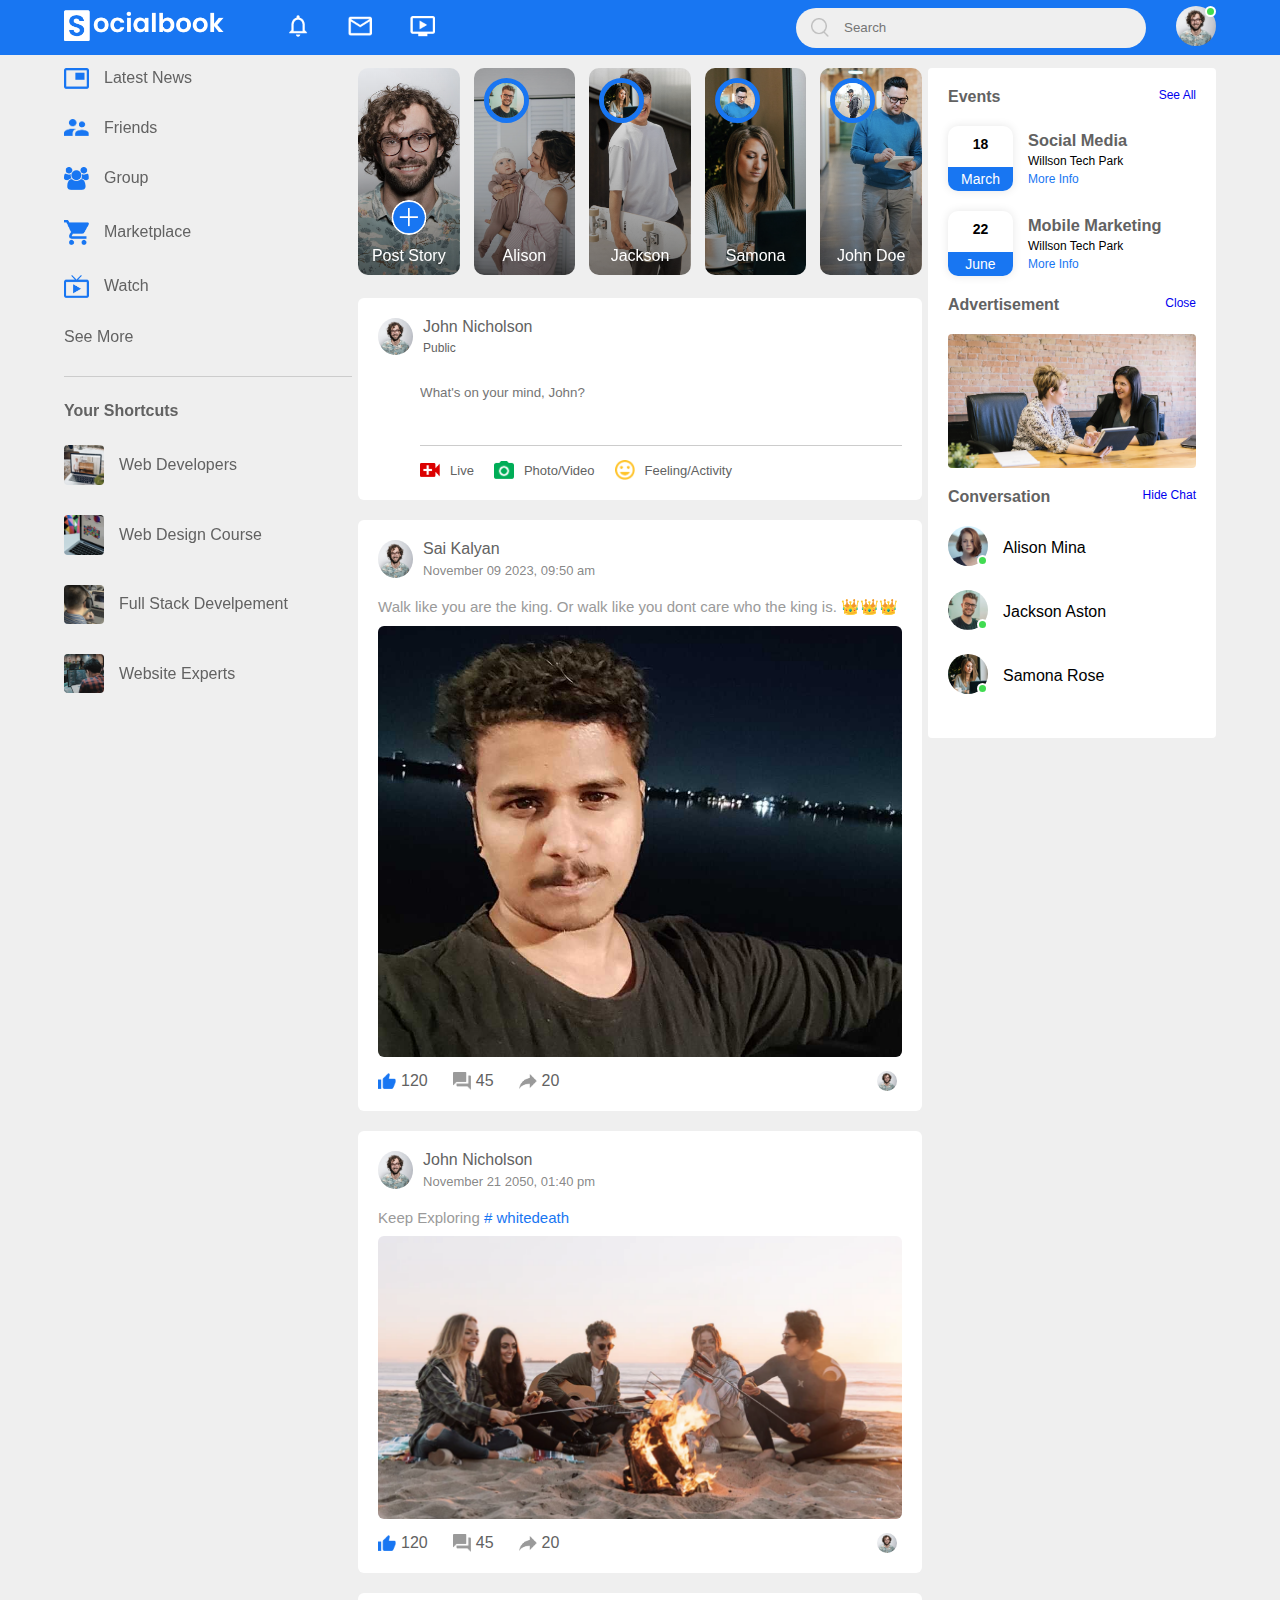
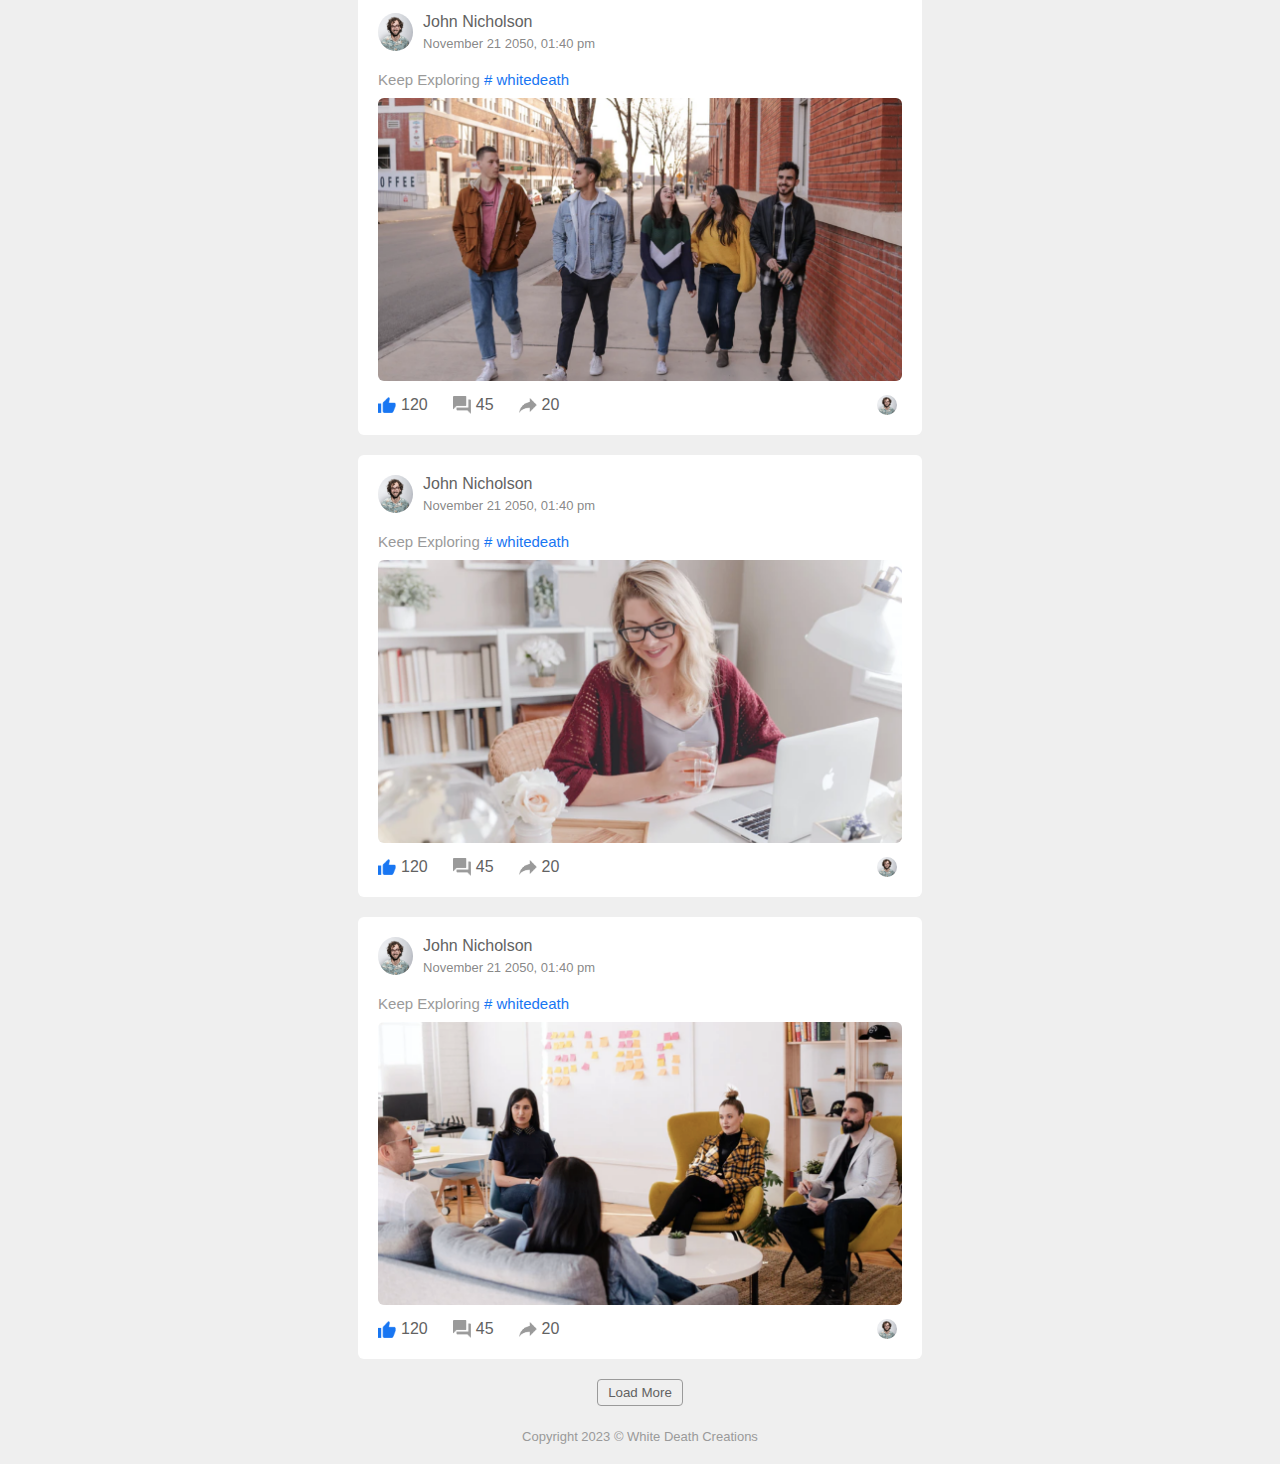
<file: index.html>
<!DOCTYPE html>
<html lang="en">

<head>
  <meta charset="UTF-8" />
  <meta name="viewport" content="width=device-width, initial-scale=1.0" />
  <title>Socialbook - Share your thoughts with the world</title>
  <link rel="stylesheet" href="https://cdnjs.cloudflare.com/ajax/libs/font-awesome/6.4.2/css/all.min.css"
    integrity="sha512-z3gLpd7yknf1YoNbCzqRKc4qyor8gaKU1qmn+CShxbuBusANI9QpRohGBreCFkKxLhei6S9CQXFEbbKuqLg0DA=="
    crossorigin="anonymous" referrerpolicy="no-referrer" />
  <link rel="stylesheet" href="style.css" />
</head>

<body>
  <nav>
    <div class="nav-left">
      <a href="index.html">
        <img class="main-logo" src="./Images/logo.png" alt="Logo" />
      </a>
      <ul>
        <li><img src="./Images/notification.png" alt="notification" /></li>
        <li><img src="./Images/inbox.png" alt="inbox" /></li>
        <li><img src="./Images/video.png" alt="video" /></li>
      </ul>
    </div>
    <div class="nav-right">
      <div class="search-box">
        <img src="./Images/search.png" alt="serach-box" />
        <input type="text" placeholder="Search" />
      </div>
      <a href="profile.html">
        <div class="nav-user-icon online">
          <img src="./Images/profile-pic.png" alt="profile-pic" />
        </div>
      </a>
    </div>
    <!-- ............................settings-menu............................ -->
    <div class="settings-menu">
      <div id="theme-toggle">
        <span></span>
      </div>
      <div class="settings-menu-inner">
        <div class="user-profile">
          <img src="./Images/profile-pic.png" alt="profile-pic" />
          <div>
            <p>John Nicholson</p>
            <a href="#">See Your Profile</a>
          </div>
        </div>
        <hr>
        <div class="user-profile">
          <img src="./Images/feedback.png" alt="profile-pic" />
          <div>
            <p>Give Feedback</p>
            <a href="#">Help us improve the new design</a>
          </div>
        </div>
        <hr>
        <div class="settings-links">
          <img src="./Images/setting.png" alt="">
          <a href="#">Settings & Privacy <img src="./Images/arrow.png" alt=""></a>
        </div>
        <div class="settings-links">
          <img src="./Images/help.png" alt="">
          <a href="#">Help & Support <img src="./Images/arrow.png" alt=""></a>
        </div>
        <div class="settings-links">
          <img src="./Images/display.png" alt="">
          <a href="#">Display & Accessibility <img src="./Images/arrow.png" alt=""></a>
        </div>
        <div class="settings-links">
          <img src="./Images/logout.png" alt="">
          <a href="#">Logout <img src="./Images/arrow.png" alt=""></a>
        </div>
      </div>
    </div>

  </nav>

  <main>
    <div class="container">
      <!-- ............................Left Sidebar............................ -->
      <div class="left-sidebar">
        <div class="imp-links">
          <a href="#"><img src="./Images/news.png" alt="news" />Latest News</a>
          <a href="#"><img src="./Images/friends.png" alt="friends" />Friends</a>
          <a href="#"><img src="./Images/group.png" alt="group" />Group</a>
          <a href="#"><img src="./Images/marketplace.png" alt="marketplace" />Marketplace</a>
          <a href="#"><img src="./Images/watch.png" alt="watch" />Watch</a>
          <a href="#">See More</a>
        </div>
        <div class="shortcut-links">
          <p>Your Shortcuts</p>
          <a href="#"><img src="./Images/shortcut-1.png" alt="shortcut-1" />Web
            Developers</a>
          <a href="#"><img src="./Images/shortcut-2.png" alt="shortcut-2" />Web Design
            Course</a>
          <a href="#"><img src="./Images/shortcut-3.png" alt="shortcut-3" />Full Stack
            Develpement</a>
          <a href="#"><img src="./Images/shortcut-4.png" alt="shortcut-4" />Website
            Experts</a>
        </div>
      </div>
      <!-- ............................Main Content............................ -->
      <div class="main-content">
        <div class="story-gallery">
          <div class="story story1">
            <img src="./Images/upload.png" alt="upload" />
            <p>Post Story</p>
          </div>
          <div class="story story2">
            <img src="./Images/member-2.png" alt="member-2" />
            <p>Alison</p>
          </div>
          <div class="story story3">
            <img src="./Images/member-3.png" alt="member-3" />
            <p>Jackson</p>
          </div>
          <div class="story story4">
            <img src="./Images/member-4.png" alt="member-4" />
            <p>Samona</p>
          </div>
          <div class="story story5">
            <img src="./Images/member-5.png" alt="member-5" />
            <p>John Doe</p>
          </div>
        </div>
        <div class="write-post-container">
          <div class="user-profile">
            <img src="./Images/profile-pic.png" alt="profile-pic" />
            <div>
              <p>John Nicholson</p>
              <small>Public <i class="fa-solid fa-caret-down"></i></small>
            </div>
          </div>
          <div class="input-Write-post">
            <textarea rows="4" placeholder="What's on your mind, John?"></textarea>

            <div class="links-write-post">
              <a href="#"><img src="./Images/live-video.png" alt="live-video" />Live</a>
              <a href="#"><img src="./Images/photo.png" alt="photo" />Photo/Video</a>
              <a href="#"><img src="./Images/feeling.png" alt="feeling" />Feeling/Activity</a>
            </div>
          </div>
        </div>

        <div class="post-container">
          <div class="post-top-row">
            <div class="user-profile">
              <img src="./Images/profile-pic.png" alt="profile-pic" />
              <div>
                <p>Sai Kalyan</p>
                <span>November 09 2023, 09:50 am</span>
              </div>
            </div>
            <div class="post-menu"><i class="fa-solid fa-ellipsis-vertical"></i></div>
          </div>
          <p class="post-description">
            Walk like you are the king. Or walk like you dont care who the king is. 👑👑👑
          </p>
          <img src="./Images/Sai Kalyan.jpg" alt="feed-image-1" class="post-img" />
          <div class="post-bottom-row">
            <div class="activity-section">
              <div>
                <img src="./Images/like-blue.png" alt="like-blue" />120
              </div>
              <div><img src="./Images/comments.png" alt="comments" />45</div>
              <div><img src="./Images/share.png" alt="share" />20</div>
            </div>
            <div class="user-profile-icon">
              <img src="./Images/profile-pic.png" alt="profile-pic" />
              <i class="fa-solid fa-caret-down"></i>
            </div>
          </div>
        </div>

        <div class="post-container">
          <div class="post-top-row">
            <div class="user-profile">
              <img src="./Images/profile-pic.png" alt="profile-pic" />
              <div>
                <p>John Nicholson</p>
                <span>November 21 2050, 01:40 pm</span>
              </div>
            </div>
            <div class="post-menu"><i class="fa-solid fa-ellipsis-vertical"></i></div>
          </div>
          <p class="post-description">
            Keep Exploring <a href="#"># whitedeath</a>
          </p>
          <img src="./Images/feed-image-2.png" alt="feed-image-1" class="post-img" />
          <div class="post-bottom-row">
            <div class="activity-section">
              <div>
                <img src="./Images/like-blue.png" alt="like-blue" />120
              </div>
              <div><img src="./Images/comments.png" alt="comments" />45</div>
              <div><img src="./Images/share.png" alt="share" />20</div>
            </div>
            <div class="user-profile-icon">
              <img src="./Images/profile-pic.png" alt="profile-pic" />
              <i class="fa-solid fa-caret-down"></i>
            </div>
          </div>
        </div>

        <div class="post-container">
          <div class="post-top-row">
            <div class="user-profile">
              <img src="./Images/profile-pic.png" alt="profile-pic" />
              <div>
                <p>John Nicholson</p>
                <span>November 21 2050, 01:40 pm</span>
              </div>
            </div>
            <div class="post-menu"><i class="fa-solid fa-ellipsis-vertical"></i></div>
          </div>
          <p class="post-description">
            Keep Exploring <a href="#"># whitedeath</a>
          </p>
          <img src="./Images/feed-image-3.png" alt="feed-image-1" class="post-img" />
          <div class="post-bottom-row">
            <div class="activity-section">
              <div>
                <img src="./Images/like-blue.png" alt="like-blue" />120
              </div>
              <div><img src="./Images/comments.png" alt="comments" />45</div>
              <div><img src="./Images/share.png" alt="share" />20</div>
            </div>
            <div class="user-profile-icon">
              <img src="./Images/profile-pic.png" alt="profile-pic" />
              <i class="fa-solid fa-caret-down"></i>
            </div>
          </div>
        </div>

        <div class="post-container">
          <div class="post-top-row">
            <div class="user-profile">
              <img src="./Images/profile-pic.png" alt="profile-pic" />
              <div>
                <p>John Nicholson</p>
                <span>November 21 2050, 01:40 pm</span>
              </div>
            </div>
            <div class="post-menu"><i class="fa-solid fa-ellipsis-vertical"></i></div>
          </div>
          <p class="post-description">
            Keep Exploring <a href="#"># whitedeath</a>
          </p>
          <img src="./Images/feed-image-4.png" alt="feed-image-1" class="post-img" />
          <div class="post-bottom-row">
            <div class="activity-section">
              <div>
                <img src="./Images/like-blue.png" alt="like-blue" />120
              </div>
              <div><img src="./Images/comments.png" alt="comments" />45</div>
              <div><img src="./Images/share.png" alt="share" />20</div>
            </div>
            <div class="user-profile-icon">
              <img src="./Images/profile-pic.png" alt="profile-pic" />
              <i class="fa-solid fa-caret-down"></i>
            </div>
          </div>
        </div>

        <div class="post-container">
          <div class="post-top-row">
            <div class="user-profile">
              <img src="./Images/profile-pic.png" alt="profile-pic" />
              <div>
                <p>John Nicholson</p>
                <span>November 21 2050, 01:40 pm</span>
              </div>
            </div>
            <div class="post-menu"><i class="fa-solid fa-ellipsis-vertical"></i></div>
          </div>
          <p class="post-description">
            Keep Exploring <a href="#"># whitedeath</a>
          </p>
          <img src="./Images/feed-image-5.png" alt="feed-image-1" class="post-img" />
          <div class="post-bottom-row">
            <div class="activity-section">
              <div>
                <img src="./Images/like-blue.png" alt="like-blue" />120
              </div>
              <div><img src="./Images/comments.png" alt="comments" />45</div>
              <div><img src="./Images/share.png" alt="share" />20</div>
            </div>
            <div class="user-profile-icon">
              <img src="./Images/profile-pic.png" alt="profile-pic" />
              <i class="fa-solid fa-caret-down"></i>
            </div>
          </div>
        </div>

        <button class="load-more-btn">Load More</button>
      </div>
      <!-- ............................Right Sidebar............................ -->
      <div class="right-sidebar">
        <div class="sidebar-title">
          <h4>Events</h4>
          <a href="#">See All</a>
        </div>
        <div class="event">
          <div class="event-left">
            <h4>18</h4>
            <span>March</span>
          </div>
          <div class="event-right">
            <h3>Social Media</h3>
            <p><i class="fa-solid fa-location-dot"></i> Willson Tech Park</p>
            <a href="#">More Info</a>
          </div>
        </div>
        <div class="event">
          <div class="event-left">
            <h4>22</h4>
            <span>June</span>
          </div>
          <div class="event-right">
            <h3>Mobile Marketing</h3>
            <p><i class="fa-solid fa-location-dot"></i> Willson Tech Park</p>
            <a href="#">More Info</a>
          </div>
        </div>
        <div class="sidebar-title">
          <h4>Advertisement</h4>
          <a href="#">Close</a>
        </div>
        <img src="./Images/advertisement.png" alt="advertisement" class="sidebar-ads" />
        <div class="sidebar-title">
          <h4>Conversation</h4>
          <a href="#">Hide Chat</a>
        </div>
        <div class="online-list">
          <div class="online">
            <img src="./Images/member-1.png" alt="member-1" />
          </div>
          <p>Alison Mina</p>
        </div>
        <div class="online-list">
          <div class="online">
            <img src="./Images/member-2.png" alt="member-2" />
          </div>
          <p>Jackson Aston</p>
        </div>
        <div class="online-list">
          <div class="online">
            <img src="./Images/member-3.png" alt="member-3" />
          </div>
          <p>Samona Rose</p>
        </div>
      </div>
    </div>
    <p class="footer">Copyright 2023 &copy; White Death Creations</p>
  </main>
</body>

</html>
</file>
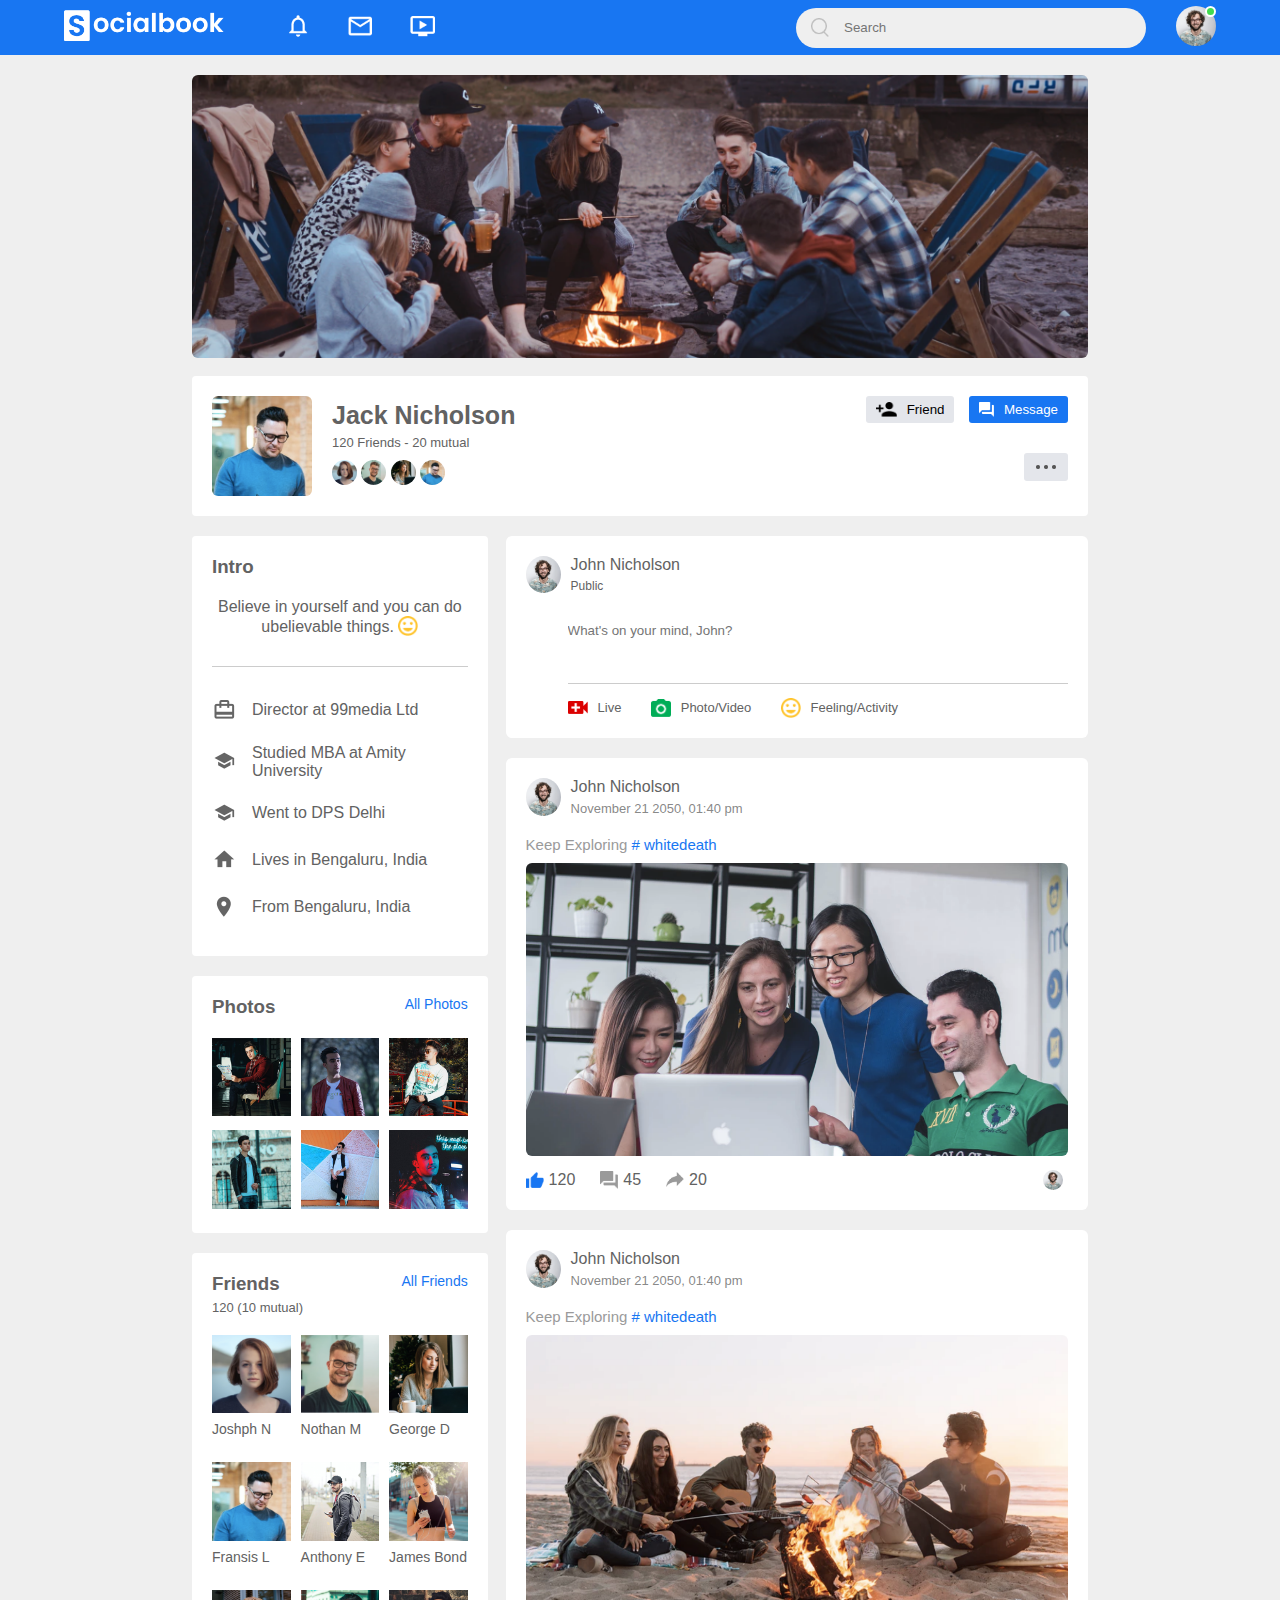
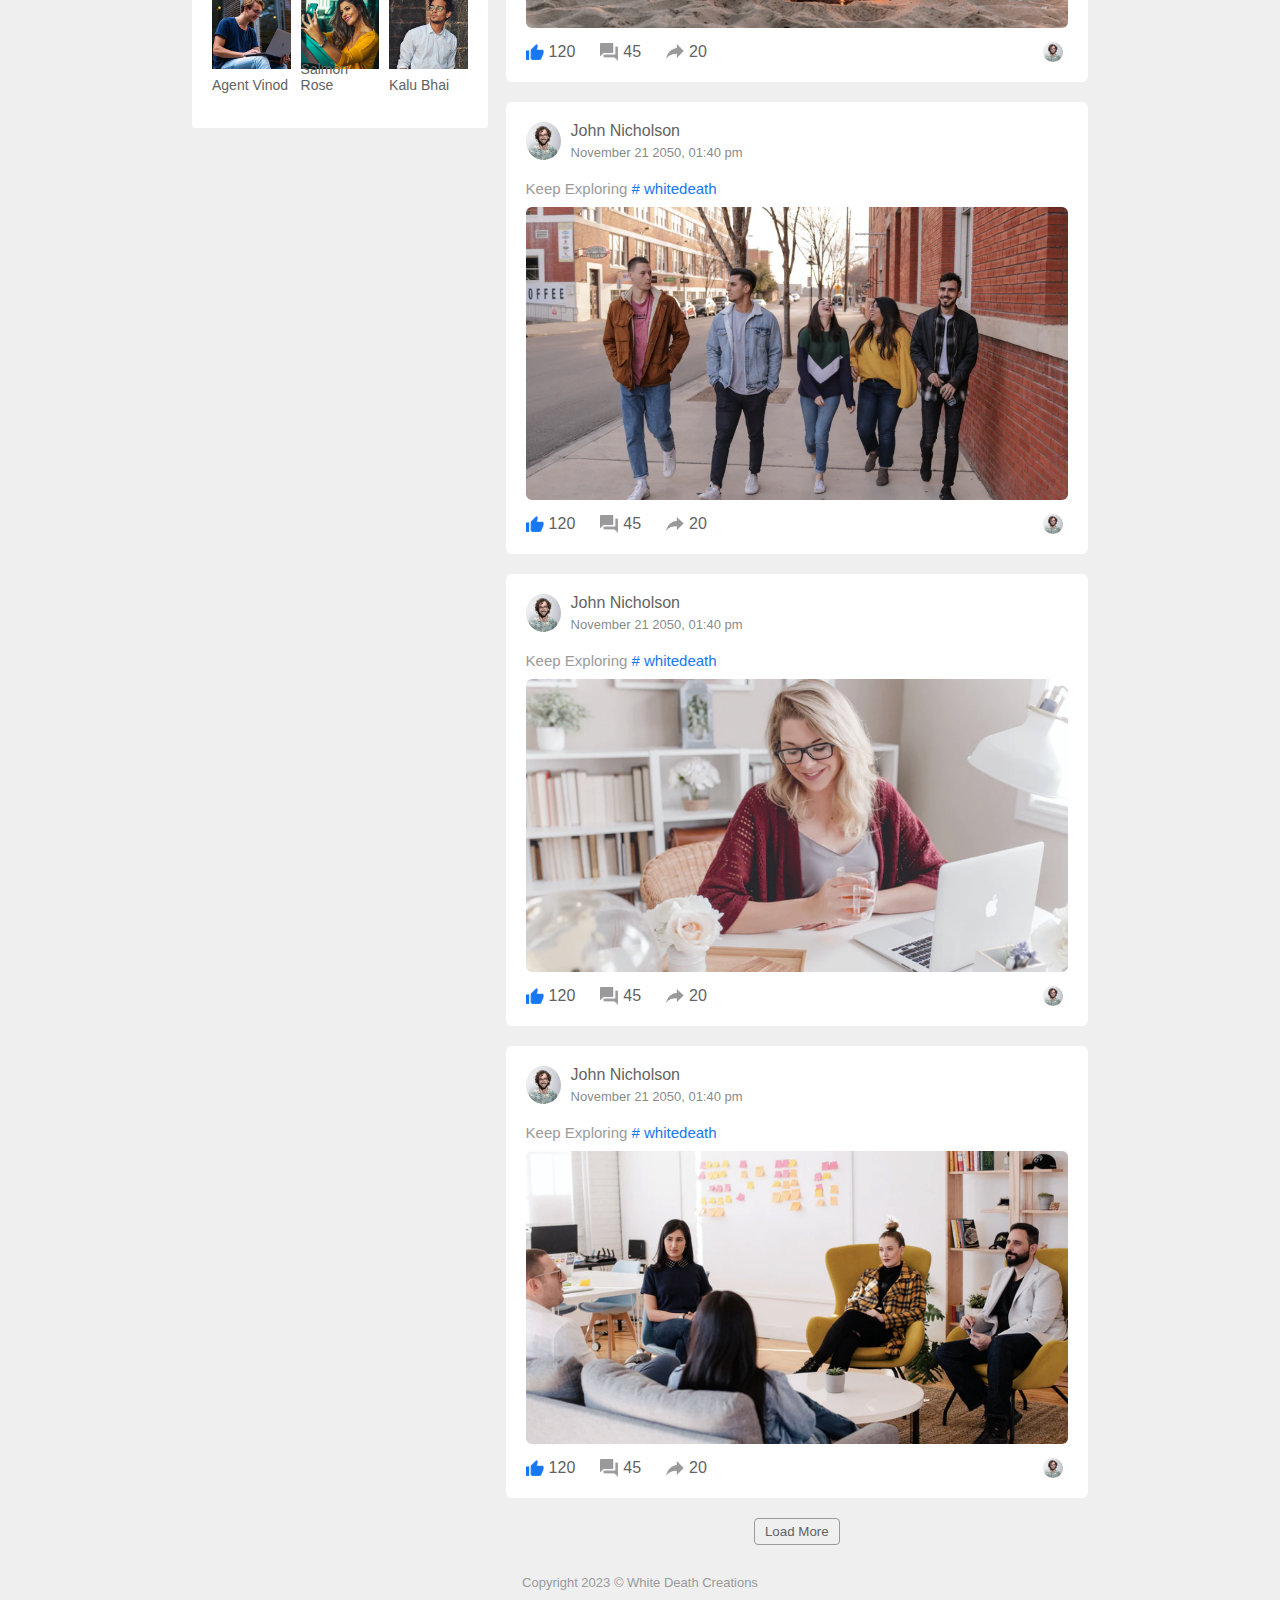
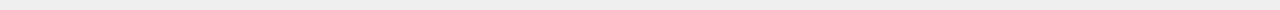
<file: profile.html>
<!DOCTYPE html>
<html lang="en">

<head>
    <meta charset="UTF-8" />
    <meta name="viewport" content="width=device-width, initial-scale=1.0" />
    <title>Socialbook - Share your thoughts with the world</title>
    <link rel="stylesheet" href="https://cdnjs.cloudflare.com/ajax/libs/font-awesome/6.4.2/css/all.min.css"
        integrity="sha512-z3gLpd7yknf1YoNbCzqRKc4qyor8gaKU1qmn+CShxbuBusANI9QpRohGBreCFkKxLhei6S9CQXFEbbKuqLg0DA=="
        crossorigin="anonymous" referrerpolicy="no-referrer" />
    <link rel="stylesheet" href="style.css" />
</head>

<body>
    <nav>
        <div class="nav-left">
            <a href="index.html">
                <img class="main-logo" src="./Images/logo.png" alt="Logo" />
            </a>
            <ul>
                <li><img src="./Images/notification.png" alt="notification" /></li>
                <li><img src="./Images/inbox.png" alt="inbox" /></li>
                <li><img src="./Images/video.png" alt="video" /></li>
            </ul>
        </div>
        <div class="nav-right">
            <div class="search-box">
                <img src="./Images/search.png" alt="serach-box" />
                <input type="text" placeholder="Search" />
            </div>
            <a href="profile.html">
                <div class="nav-user-icon online">
                    <img src="./Images/profile-pic.png" alt="profile-pic" />
                </div>
            </a>
        </div>
        <!-- ............................settings-menu............................ -->
        <div class="settings-menu">
            <div id="theme-toggle">
                <span></span>
            </div>
            <div class="settings-menu-inner">
                <div class="user-profile">
                    <img src="./Images/profile-pic.png" alt="profile-pic" />
                    <div>
                        <p>John Nicholson</p>
                        <a href="#">See Your Profile</a>
                    </div>
                </div>
                <hr>
                <div class="user-profile">
                    <img src="./Images/feedback.png" alt="profile-pic" />
                    <div>
                        <p>Give Feedback</p>
                        <a href="#">Help us improve the new design</a>
                    </div>
                </div>
                <hr>
                <div class="settings-links">
                    <img src="./Images/setting.png" alt="">
                    <a href="#">Settings & Privacy <img src="./Images/arrow.png" alt=""></a>
                </div>
                <div class="settings-links">
                    <img src="./Images/help.png" alt="">
                    <a href="#">Help & Support <img src="./Images/arrow.png" alt=""></a>
                </div>
                <div class="settings-links">
                    <img src="./Images/display.png" alt="">
                    <a href="#">Display & Accessibility <img src="./Images/arrow.png" alt=""></a>
                </div>
                <div class="settings-links">
                    <img src="./Images/logout.png" alt="">
                    <a href="#">Logout <img src="./Images/arrow.png" alt=""></a>
                </div>
            </div>
        </div>

    </nav>

    <main>

        <!-- ------------------------------Profile Page------------------------------ -->

        <div class="profile-container">
            <img src="./Images/cover.png" alt="" class="cover-img">
            <div class="profile-details">
                <div class="pd-left">
                    <img src="./Images/profile.png" alt="" class="pd-left-img">
                    <div>
                        <h2>Jack Nicholson</h2>
                        <p>120 Friends - 20 mutual</p>
                        <img src="./Images/member-1.png" alt="">
                        <img src="./Images/member-2.png" alt="">
                        <img src="./Images/member-3.png" alt="">
                        <img src="./Images/member-4.png" alt="">
                    </div>
                </div>
                <div class="pd-right">
                    <button><img src="./Images/add-friends.png" alt="">Friend</button>
                    <button><img src="./Images/message.png" alt="">Message</button>
                    <br>
                    <a href="#"><img src="./Images/more.png" alt=""></a>
                </div>
            </div>
            <div class="profile-info">
                <div class="pi-left-col">
                    <div class="profile-intro">
                        <h3>Intro</h3>
                        <p>Believe in yourself and you can do ubelievable things. <img src="./Images/feeling.png"
                                alt=""></p>
                        <hr>
                        <div>
                            <p><img src="./Images/profile-job.png" alt="">Director at 99media Ltd</p>
                            <p><img src="./Images/profile-study.png" alt="">Studied MBA at Amity University</p>
                            <p><img src="./Images/profile-study.png" alt="">Went to DPS Delhi</p>
                            <p><img src="./Images/profile-home.png" alt="">Lives in Bengaluru, India</p>
                            <p><img src="./Images/profile-location.png" alt="">From Bengaluru, India</p>
                        </div>
                    </div>
                    <div class="profile-intro">
                        <div class="profile-intro-1st-ln">
                            <h3>Photos</h3>
                            <a href="#">All Photos</a>
                        </div>
                        <div class="photo-gallery">
                            <div><img src="./Images/photo1.png" alt=""></div>
                            <div><img src="./Images/photo2.png" alt=""></div>
                            <div><img src="./Images/photo3.png" alt=""></div>
                            <div><img src="./Images/photo4.png" alt=""></div>
                            <div><img src="./Images/photo5.png" alt=""></div>
                            <div><img src="./Images/photo6.png" alt=""></div>
                        </div>
                    </div>
                    <div class="profile-intro">
                        <div class="profile-intro-1st-ln">
                            <h3>Friends</h3>
                            <a href="#">All Friends</a>
                        </div>
                        <p id="friends-count">120 (10 mutual)</p>
                        <div class="friends-gallery">
                            <div><img src="./Images/member-1.png">
                                <p>Joshph N</p>
                            </div>
                            <div><img src="./Images/member-2.png">
                                <p>Nothan M</p>
                            </div>
                            <div><img src="./Images/member-3.png">
                                <p>George D</p>
                            </div>
                            <div><img src="./Images/member-4.png">
                                <p>Fransis L</p>
                            </div>
                            <div><img src="./Images/member-5.png">
                                <p>Anthony E</p>
                            </div>
                            <div><img src="./Images/member-6.png">
                                <p>James Bond</p>
                            </div>
                            <div><img src="./Images/member-7.png">
                                <p>Agent Vinod</p>
                            </div>
                            <div><img src="./Images/member-8.png">
                                <p>Salmon Rose</p>
                            </div>
                            <div><img src="./Images/member-9.png">
                                <p>Kalu Bhai</p>
                            </div>
                        </div>
                    </div>

                </div>
                <div class="pi-right-col">
                    <div class="main-content">
                        <div class="write-post-container">
                            <div class="user-profile">
                                <img src="./Images/profile-pic.png" alt="profile-pic" />
                                <div>
                                    <p>John Nicholson</p>
                                    <small>Public <i class="fa-solid fa-caret-down"></i></small>
                                </div>
                            </div>
                            <div class="input-Write-post">
                                <textarea rows="4" placeholder="What's on your mind, John?"></textarea>

                                <div class="links-write-post">
                                    <a href="#"><img src="./Images/live-video.png" alt="live-video" />Live</a>
                                    <a href="#"><img src="./Images/photo.png" alt="photo" />Photo/Video</a>
                                    <a href="#"><img src="./Images/feeling.png" alt="feeling" />Feeling/Activity</a>
                                </div>
                            </div>
                        </div>

                        <div class="post-container">
                            <div class="post-top-row">
                                <div class="user-profile">
                                    <img src="./Images/profile-pic.png" alt="profile-pic" />
                                    <div>
                                        <p>John Nicholson</p>
                                        <span>November 21 2050, 01:40 pm</span>
                                    </div>
                                </div>
                                <div class="post-menu"><i class="fa-solid fa-ellipsis-vertical"></i></div>
                            </div>
                            <p class="post-description">
                                Keep Exploring <a href="#"># whitedeath</a>
                            </p>
                            <img src="./Images/feed-image-1.png" alt="feed-image-1" class="post-img" />
                            <div class="post-bottom-row">
                                <div class="activity-section">
                                    <div>
                                        <img src="./Images/like-blue.png" alt="like-blue" />120
                                    </div>
                                    <div><img src="./Images/comments.png" alt="comments" />45</div>
                                    <div><img src="./Images/share.png" alt="share" />20</div>
                                </div>
                                <div class="user-profile-icon">
                                    <img src="./Images/profile-pic.png" alt="profile-pic" />
                                    <i class="fa-solid fa-caret-down"></i>
                                </div>
                            </div>
                        </div>

                        <div class="post-container">
                            <div class="post-top-row">
                                <div class="user-profile">
                                    <img src="./Images/profile-pic.png" alt="profile-pic" />
                                    <div>
                                        <p>John Nicholson</p>
                                        <span>November 21 2050, 01:40 pm</span>
                                    </div>
                                </div>
                                <div class="post-menu"><i class="fa-solid fa-ellipsis-vertical"></i></div>
                            </div>
                            <p class="post-description">
                                Keep Exploring <a href="#"># whitedeath</a>
                            </p>
                            <img src="./Images/feed-image-2.png" alt="feed-image-1" class="post-img" />
                            <div class="post-bottom-row">
                                <div class="activity-section">
                                    <div>
                                        <img src="./Images/like-blue.png" alt="like-blue" />120
                                    </div>
                                    <div><img src="./Images/comments.png" alt="comments" />45</div>
                                    <div><img src="./Images/share.png" alt="share" />20</div>
                                </div>
                                <div class="user-profile-icon">
                                    <img src="./Images/profile-pic.png" alt="profile-pic" />
                                    <i class="fa-solid fa-caret-down"></i>
                                </div>
                            </div>
                        </div>

                        <div class="post-container">
                            <div class="post-top-row">
                                <div class="user-profile">
                                    <img src="./Images/profile-pic.png" alt="profile-pic" />
                                    <div>
                                        <p>John Nicholson</p>
                                        <span>November 21 2050, 01:40 pm</span>
                                    </div>
                                </div>
                                <div class="post-menu"><i class="fa-solid fa-ellipsis-vertical"></i></div>
                            </div>
                            <p class="post-description">
                                Keep Exploring <a href="#"># whitedeath</a>
                            </p>
                            <img src="./Images/feed-image-3.png" alt="feed-image-1" class="post-img" />
                            <div class="post-bottom-row">
                                <div class="activity-section">
                                    <div>
                                        <img src="./Images/like-blue.png" alt="like-blue" />120
                                    </div>
                                    <div><img src="./Images/comments.png" alt="comments" />45</div>
                                    <div><img src="./Images/share.png" alt="share" />20</div>
                                </div>
                                <div class="user-profile-icon">
                                    <img src="./Images/profile-pic.png" alt="profile-pic" />
                                    <i class="fa-solid fa-caret-down"></i>
                                </div>
                            </div>
                        </div>

                        <div class="post-container">
                            <div class="post-top-row">
                                <div class="user-profile">
                                    <img src="./Images/profile-pic.png" alt="profile-pic" />
                                    <div>
                                        <p>John Nicholson</p>
                                        <span>November 21 2050, 01:40 pm</span>
                                    </div>
                                </div>
                                <div class="post-menu"><i class="fa-solid fa-ellipsis-vertical"></i></div>
                            </div>
                            <p class="post-description">
                                Keep Exploring <a href="#"># whitedeath</a>
                            </p>
                            <img src="./Images/feed-image-4.png" alt="feed-image-1" class="post-img" />
                            <div class="post-bottom-row">
                                <div class="activity-section">
                                    <div>
                                        <img src="./Images/like-blue.png" alt="like-blue" />120
                                    </div>
                                    <div><img src="./Images/comments.png" alt="comments" />45</div>
                                    <div><img src="./Images/share.png" alt="share" />20</div>
                                </div>
                                <div class="user-profile-icon">
                                    <img src="./Images/profile-pic.png" alt="profile-pic" />
                                    <i class="fa-solid fa-caret-down"></i>
                                </div>
                            </div>
                        </div>

                        <div class="post-container">
                            <div class="post-top-row">
                                <div class="user-profile">
                                    <img src="./Images/profile-pic.png" alt="profile-pic" />
                                    <div>
                                        <p>John Nicholson</p>
                                        <span>November 21 2050, 01:40 pm</span>
                                    </div>
                                </div>
                                <div class="post-menu"><i class="fa-solid fa-ellipsis-vertical"></i></div>
                            </div>
                            <p class="post-description">
                                Keep Exploring <a href="#"># whitedeath</a>
                            </p>
                            <img src="./Images/feed-image-5.png" alt="feed-image-1" class="post-img" />
                            <div class="post-bottom-row">
                                <div class="activity-section">
                                    <div>
                                        <img src="./Images/like-blue.png" alt="like-blue" />120
                                    </div>
                                    <div><img src="./Images/comments.png" alt="comments" />45</div>
                                    <div><img src="./Images/share.png" alt="share" />20</div>
                                </div>
                                <div class="user-profile-icon">
                                    <img src="./Images/profile-pic.png" alt="profile-pic" />
                                    <i class="fa-solid fa-caret-down"></i>
                                </div>
                            </div>
                        </div>

                        <button class="load-more-btn">Load More</button>
                    </div>
                </div>
            </div>
        </div>

        <p class="footer">Copyright 2023 &copy; White Death Creations</p>
    </main>
</body>

</html>
</file>
<file: style.css>
* {
  margin: 0;
  padding: 0;
  font-family: "poppins", sans-serif;
  box-sizing: border-box;
}

body {
  background-color: #efefef;
}

/* Navigation Bar */

nav {
  background-color: #1876f2;
  display: flex;
  align-items: center;
  justify-content: space-between;
  padding: 5px 5%;
  position: sticky;
  z-index: 100;
  top: 0;
}

.nav-left,
.nav-right {
  display: flex;
  align-items: center;
}

.main-logo {
  width: 160px;
  margin-right: 45px;
}

.nav-left ul li {
  list-style: none;
  display: inline-block;
  margin: 0 15px;
}

.nav-left ul li img {
  width: 28px;
}

.search-box {
  display: flex;
  align-items: center;
  width: 350px;
  height: 40px;
  border-radius: 20px;
  background-color: #efefef;
}

.search-box img {
  width: 33px;
  padding-left: 15px;
}

.search-box input {
  padding: 0 15px;
  width: 100%;
  background-color: transparent;
  outline: none;
  border: 0;
}

.nav-user-icon img {
  width: 40px;
  border-radius: 50%;
  margin-left: 30px;
  cursor: pointer;
}

.online {
  position: relative;
}

.online::after {
  content: " ";
  height: 7px;
  width: 7px;
  border: 2px solid #ffffff;
  border-radius: 50%;
  top: 0;
  right: 0;
  background-color: #41db51;
  position: absolute;
}

.settings-menu {
  position: absolute;
  top: 108%;
  right: 5%;
  width: 90%;
  max-width: 350px;
  background-color: #fff;
  box-shadow: 0 0 10px rgba(0, 0, 0, 0.5);
  border-radius: 4px;
  visibility: hidden;
}

.settings-menu-inner {
  height: 0;
  padding: 20px;
  cursor: pointer;
}

.settings-menu-inner > .user-profile a {
  text-decoration: none;
  color: #1876f2;
  font-size: 12px;
}

.settings-menu-inner hr {
  border: none;
  height: 1px;
  background-color: #9a9a9a;
  margin: 15px 0;
}

.settings-links {
  display: flex;
  margin-bottom: 15px;
  align-items: center;
}

.settings-links img {
  width: 38px;
  margin-right: 10px;
  border-radius: 50%;
}

.settings-links a {
  width: 100%;
  text-decoration: none;
  color: #626262;
  font-size: 15px;
  display: flex;
  justify-content: space-between;
  align-items: center;
}

.settings-links a img {
  width: 10px;
}

#theme-toggle {
  position: absolute;
  right: 20px;
  top: 20px;
  background-color: #ccc;
  border-radius: 15px;
  width: 45px;
  height: 25px;
  display: flex;
  align-items: center;
  padding: 2px 3px;
}

#theme-toggle span {
  height: 18px;
  width: 18px;
  border-radius: 50%;
  background-color: #fff;
}

/* Main Content */

.container {
  display: flex;
  padding: 13px 5%;
  justify-content: space-between;
}

.left-sidebar {
  display: flex;
  flex-direction: column;
  flex-basis: 25%;
  position: sticky;
  height: fit-content;
  top: 68px;
}

.right-sidebar {
  display: flex;
  flex-direction: column;
  background-color: #fff;
  flex-basis: 25%;
  position: sticky;
  border-radius: 4px;
  padding: 20px;
  height: fit-content;
  top: 40px;
}

.main-content {
  display: flex;
  flex-basis: 47%;
  flex-direction: column;
}

.imp-links {
  display: flex;
  flex-direction: column;
  height: fit-content;
  width: 100%;
  border-bottom: 1px solid #ccc;
}

.imp-links a,
.shortcut-links a {
  display: flex;
  text-decoration: none;
  margin-bottom: 30px;
  align-items: center;
  color: #626262;
  width: fit-content;
}

.imp-links a img {
  width: 25px;
  margin-right: 15px;
}

.imp-links:last-child {
  color: #1876f2;
}

.shortcut-links {
  display: flex;
  flex-direction: column;
}

.shortcut-links p {
  margin: 25px 0;
  font-weight: 600;
  color: #626262;
}

.shortcut-links a img {
  width: 40px;
  margin-right: 15px;
  border-radius: 4px;
}

.sidebar-title {
  display: flex;
  justify-content: space-between;
  height: fit-content;
  margin-bottom: 20px;
}

.sidebar-title h4 {
  color: #626262;
}

.sidebar-title a {
  text-decoration: none;
  font-size: 12px;
}

.event {
  display: flex;
  margin-bottom: 20px;
  font-size: 14px;
}

.event-left {
  height: 65px;
  width: 65px;
  text-align: center;
  border-radius: 10px;
  padding-top: 10px;
  margin-right: 15px;
  box-shadow: 0 0 10px rgba(0, 0, 0, 0.1);
  overflow: hidden;
  position: relative;
}

.event-left span {
  position: absolute;
  background-color: #1876f2;
  color: #fff;
  bottom: 0;
  left: 0;
  padding: 4px 0;
  width: 100%;
}

.event-right {
  display: flex;
  flex-direction: column;
  justify-content: space-between;
  padding: 5px 0;
}

.event-right h3 {
  color: #626262;
  font-weight: 550;
}

.event-right p {
  font-size: 12px;
}

.event-right p i {
  color: #626262;
}

.event-right a {
  font-size: 12px;
  text-decoration: none;
  color: #1876f2;
}

.sidebar-ads {
  width: 100%;
  border-radius: 4px;
  margin-bottom: 20px;
}

.online-list {
  display: flex;
  margin-bottom: 20px;
  align-items: center;
}

.online-list .online {
  width: 40px;
  margin-right: 15px;
}

.online-list .online::after {
  top: unset;
  bottom: 4px;
}

.online-list img {
  width: 40px;
  border-radius: 50%;
}

.story-gallery {
  display: flex;
  justify-content: space-between;
  height: 230px;
  width: 100%;
}

.story {
  cursor: pointer;
  background-size: cover;
  background-position: center;
  position: relative;
  flex-basis: 18%;
  height: 90%;
  border-radius: 10px;
}

.story img {
  width: 45px;
  border-radius: 50%;
  position: absolute;
  top: 10px;
  left: 10px;
  border: 5px solid #1876f2;
}

.story p {
  position: absolute;
  width: 100%;
  text-align: center;
  bottom: 10px;
  color: #fff;
  justify-content: center;
}

.story1 img {
  top: unset;
  bottom: 40px;
  left: 50%;
  transform: translateX(-50%);
  border: none;
  width: 35px;
}

.story1 {
  background-image: linear-gradient(transparent, rgba(0, 0, 0, 0.5)),
    url(./Images/status-1.png);
}
.story2 {
  background-image: linear-gradient(transparent, rgba(0, 0, 0, 0.5)),
    url(./Images/status-2.png);
}
.story3 {
  background-image: linear-gradient(transparent, rgba(0, 0, 0, 0.5)),
    url(./Images/status-3.png);
}
.story4 {
  background-image: linear-gradient(transparent, rgba(0, 0, 0, 0.5)),
    url(./Images/status-4.png);
}
.story5 {
  background-image: linear-gradient(transparent, rgba(0, 0, 0, 0.5)),
    url(./Images/status-5.png);
}

.write-post-container {
  display: flex;
  background-color: #fff;
  flex-direction: column;
  padding: 20px;
  border-radius: 6px;
  margin-bottom: 20px;
}

.user-profile {
  display: flex;
}

.user-profile div {
  display: flex;
  flex-direction: column;
  justify-content: center;
}

.user-profile img {
  width: 35px;
  border-radius: 50%;
  margin-right: 10px;
}

.user-profile div p {
  margin-bottom: 5px;
  font-weight: 500;
  color: #626262;
}

.user-profile div small {
  font-size: 12px;
  color: #626262;
}

.input-Write-post {
  padding-top: 30px;
  padding-left: 42px;
}

.input-Write-post textarea {
  border: none;
  width: 100%;
  resize: none;
  outline: none;
  border-bottom: 1px solid #ccc;
  background-color: transparent;
}

.links-write-post {
  margin-top: 10px;
  display: flex;
  justify-content: space-between;
  padding-right: 170px;
  gap: 20px;
}

.links-write-post a {
  text-decoration: none;
  font-size: 13px;
  color: #626262;
  display: flex;
  align-items: center;
}

.links-write-post a img {
  width: 20px;
  margin-right: 10px;
}

.post-container {
  margin-bottom: 20px;
  padding: 20px;
  border-radius: 6px;
  background-color: #fff;
}

.post-top-row {
  display: flex;
  justify-content: space-between;
}

.post-menu {
  color: #626262;
  cursor: pointer;
  padding-left: 5px;
}

.post-container span {
  color: #626262c4;
  font-size: 13px;
}

.post-description {
  margin-top: 20px;
  color: #9a9a9a;
  font-size: 15px;
}

.post-description a {
  text-decoration: none;
  color: #1876f2;
}

.post-img {
  width: 100%;
  border-radius: 6px;
  margin: 10px 0px;
}

.post-bottom-row {
  display: flex;
  justify-content: space-between;
  align-items: center;
}

.activity-section {
  display: flex;
}

.activity-section div {
  cursor: pointer;
  display: flex;
  margin-right: 25px;
  align-items: center;
  color: #626262;
}

.activity-section div img {
  width: 18px;
  margin-right: 5px;
}

.user-profile-icon {
  cursor: pointer;
  display: flex;
  align-items: center;
  font-size: 13px;
}

.user-profile-icon img {
  width: 20px;
  border-radius: 50%;
  margin-right: 5px;
}

.load-more-btn {
  padding: 5px 10px;
  display: block;
  width: fit-content;
  margin: auto;
  border: 1px solid #9a9a9a;
  border-radius: 4px;
  color: #626262;
  cursor: pointer;
}

.footer {
  color: #9a9a9a;
  text-align: center;
  font-size: 13px;
  padding: 10px 0 20px;
}

/* ------------------------------Profile Page------------------------------  */

.profile-container {
  margin: 20px 15%;
}

.cover-img {
  width: 100%;
  border-radius: 6px;
  margin-bottom: 14px;
}

.profile-details {
  display: flex;
  justify-content: space-between;
  padding: 20px;
  border-radius: 4px;
  background-color: #fff;
}

.pd-left {
  display: flex;
  color: #626262;
}

.pd-left-img {
  border-radius: 6px;
  margin-right: 20px;
  width: 100px;
}

.pd-left h2 {
  margin-top: 5px;
  font-size: 25px;
  font-weight: 600;
}

.pd-left p {
  font-size: 13px;
  margin-top: 5px;
}

.pd-left div img {
  width: 25px;
  border-radius: 50%;
  margin-top: 10px;
}

.pd-right button {
  padding: 6px 10px;
  border: none;
  outline: none;
  background-color: #1876f2;
  color: #fff;
  border-radius: 3px;
  margin-left: 10px;
  display: inline-flex;
  align-items: center;
  height: fit-content;
  cursor: pointer;
}

.pd-right button img {
  height: 15px;
  margin-right: 10px;
}

.pd-right button:first-child {
  background-color: #e4e6eb;
  color: #000;
}

.pd-right {
  text-align: right;
}

.pd-right a {
  background-color: #e4e6eb;
  padding: 12px;
  margin-top: 30px;
  display: inline-flex;
  border-radius: 3px;
}

.pd-right a img {
  width: 20px;
}

.profile-info {
  display: flex;
  margin-top: 20px;
  justify-content: space-between;
}

.pi-left-col {
  flex-basis: 33%;
}

.pi-right-col {
  flex-basis: 65%;
}

.profile-intro {
  padding: 20px;
  background-color: #fff;
  color: #626262;
  border-radius: 4px;
  margin-bottom: 20px;
}

.profile-intro h3 {
  font-weight: 600;
}

.profile-intro p {
  font-size: 16px;
  text-align: center;
  margin-top: 20px;
}

.profile-intro p img {
  width: 20px;
  margin-bottom: -4px;
}

.profile-intro hr {
  border: none;
  height: 1px;
  background-color: #ccc;
  margin: 30px 0;
}

.profile-intro div p {
  text-align: start;
  margin-bottom: 15px;
  display: flex;
  align-items: center;
}

.profile-intro div p img {
  width: 25px;
  margin-right: 15px;
  margin-bottom: 2px;
}

.profile-intro-1st-ln {
  display: flex;
  justify-content: space-between;
}

.profile-intro-1st-ln a {
  text-decoration: none;
  color: #1876f2;
  font-size: 14px;
}

.photo-gallery {
  display: grid;
  grid-template-columns: repeat(3, auto);
  gap: 10px;
  margin-top: 20px;
}

.photo-gallery div img {
  width: 100%;
  cursor: pointer;
}

#friends-count {
  text-align: start;
  margin-top: 5px;
  font-size: 13px;
}

.friends-gallery {
  display: grid;
  grid-template-columns: repeat(3, auto);
  gap: 10px;
  margin-top: 20px;
}

.friends-gallery div img {
  width: 100%;
  cursor: pointer;
  padding-bottom: 35px;
}

.friends-gallery div {
  position: relative;
}

.friends-gallery div p {
  position: absolute;
  bottom: 0;
  left: 0;
  font-size: 14px;
}

/* ----------------------------Media Query For Homepage-------------------------------- */

@media (max-width: 900px) {
  .left-sidebar {
    display: none;
  }

  .right-sidebar {
    display: none;
  }

  .search-box {
    display: none;
  }

  nav {
    width: 100vw;
  }

  .main-logo {
    margin-right: 20px;
    width: 110px;
  }

  .nav-left ul li img {
    width: 20px;
  }

  .nav-left ul li {
    margin: 0 8px;
  }

  .nav-user-icon img {
    width: 30px;
    margin-left: 15px;
  }

  .story-gallery {
    width: 100vw;
    height: fit-content;
    margin-bottom: 20px;
  }

  .story img {
    width: 30px;
    border-width: 3px;
  }

  .story1 img {
    width: 25px;
  }

  .story p {
    font-size: 12px;
  }

  .story {
    flex-basis: 20%;
    height: 138px;
  }

  .story5 {
    display: none;
  }

  .story4 {
    margin-right: 10%;
  }

  .main-content {
    flex-basis: 100%;
    overflow: hidden;
  }

  .write-post-container {
    width: 100%;
  }

  .links-write-post a {
    font-size: 10px;
    flex-wrap: nowrap;
    margin-right: 20px;
  }

  .links-write-post a img {
    width: 15px;
  }

  .input-Write-post {
    padding-left: 0;
  }

  .links-write-post {
    gap: 0;
  }
}

/* ----------------------------Media Query For Profile-Page-------------------------------- */

@media (max-width: 900px) {

  .profile-container {
    margin: 20px 5%;
  }

  .pd-left h2 {
    font-size: 16px;
  }

  .profile-details {
    flex-wrap: wrap;
  }

  .pd-right {
    margin-top: 15px;
    text-align: left;
  }

  .pd-right button {
    margin-right: 10px;
    margin-left: 0;
  }

  .pd-right a {
    margin-top: 20px;
  }

  .profile-info {
    flex-wrap: wrap;
  }

  .pi-left-col, .pi-right-col {
    flex-basis: 100%;
    overflow: hidden;
  }

  .post-container {
    width: 100%;
  }
}
</file>
